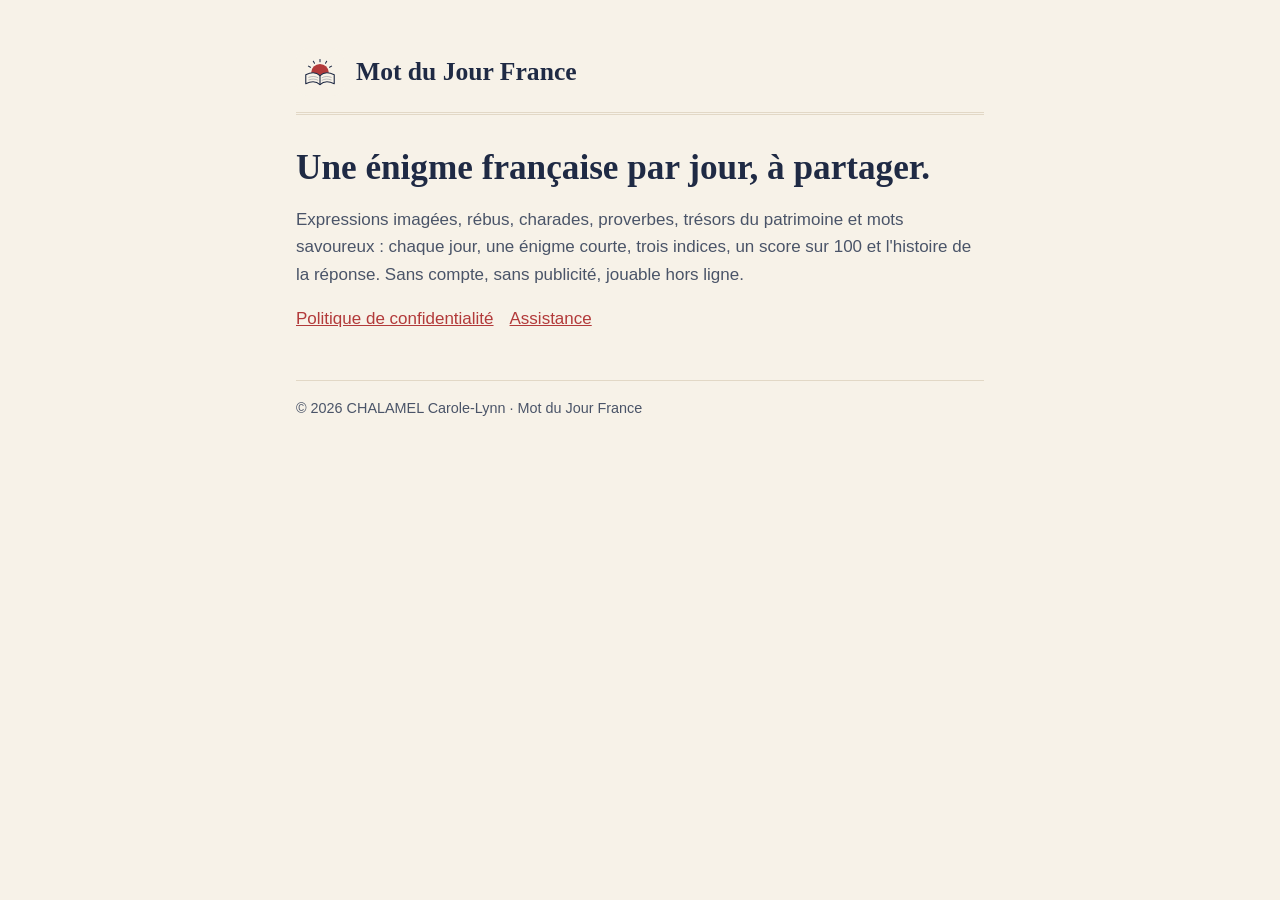
<file: index.html>
<!doctype html>
<html lang="fr">
  <head>
    <meta charset="utf-8" />
    <meta name="viewport" content="width=device-width, initial-scale=1" />
    <title>Mot du Jour France</title>
    <meta name="description" content="Une énigme française par jour, à partager." />
    <link rel="icon" href="icon.svg" type="image/svg+xml" />
    <link rel="stylesheet" href="styles.css" />
  </head>
  <body>
    <main>
      <header>
        <a class="brand" href="./"><img src="icon.svg" alt="" />Mot du Jour France</a>
      </header>
      <h1>Une énigme française par jour, à partager.</h1>
      <p>
        Expressions imagées, rébus, charades, proverbes, trésors du patrimoine et mots savoureux :
        chaque jour, une énigme courte, trois indices, un score sur 100 et l'histoire de la réponse.
        Sans compte, sans publicité, jouable hors ligne.
      </p>
      <nav aria-label="Informations">
        <ul>
          <li><a href="confidentialite.html">Politique de confidentialité</a></li>
          <li><a href="support.html">Assistance</a></li>
        </ul>
      </nav>
      <footer>© 2026 CHALAMEL Carole-Lynn · Mot du Jour France</footer>
    </main>
  </body>
</html>
</file>
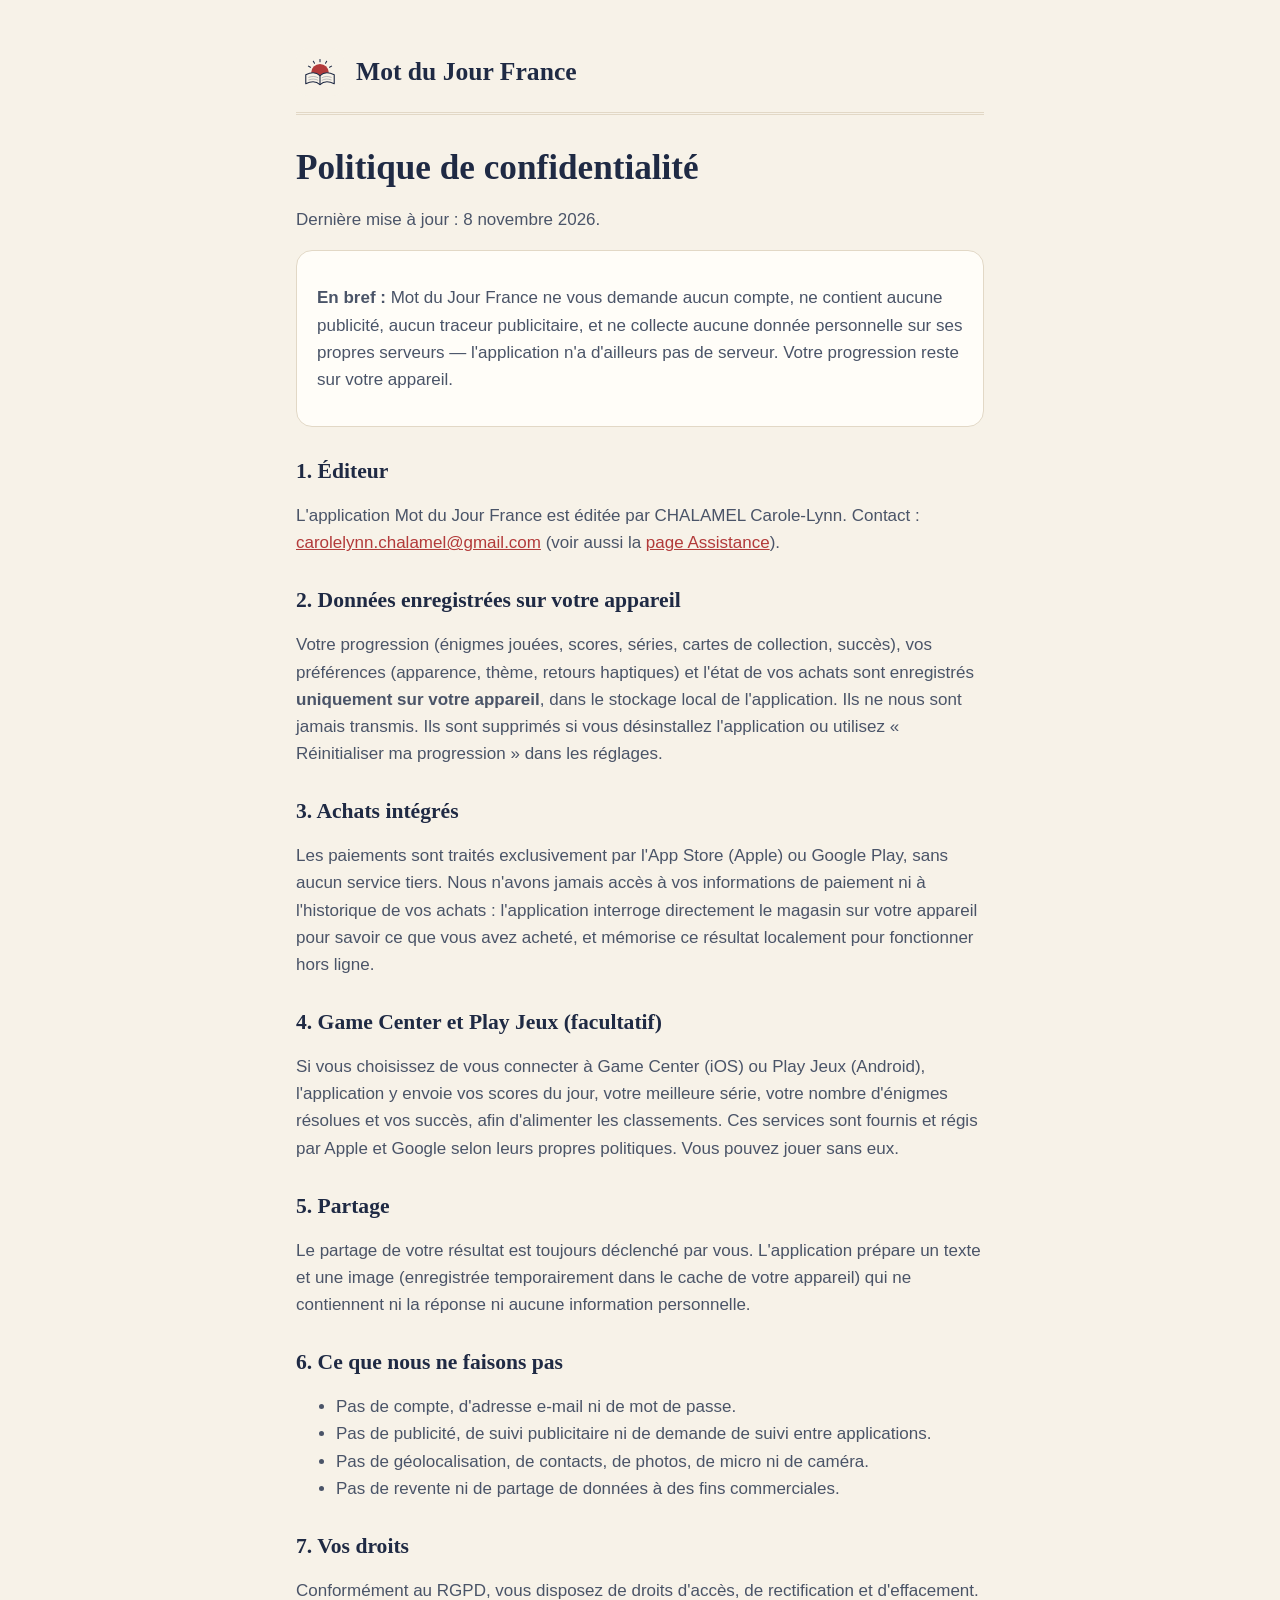
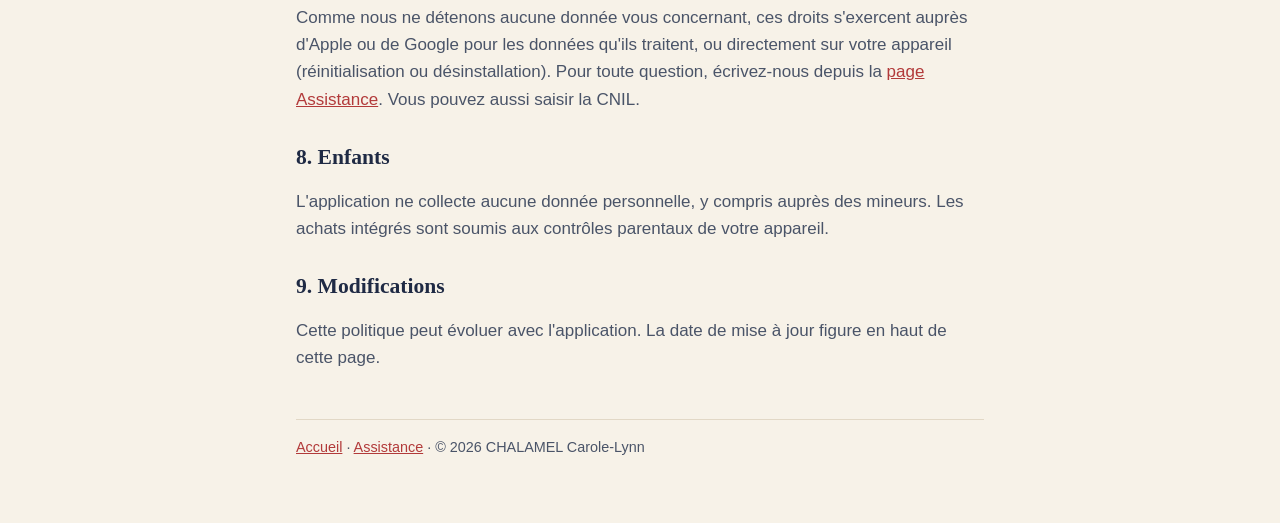
<file: confidentialite.html>
<!doctype html>
<html lang="fr">
  <head>
    <meta charset="utf-8" />
    <meta name="viewport" content="width=device-width, initial-scale=1" />
    <title>Politique de confidentialité — Mot du Jour France</title>
    <link rel="icon" href="icon.svg" type="image/svg+xml" />
    <link rel="stylesheet" href="styles.css" />
  </head>
  <body>
    <main>
      <header>
        <a class="brand" href="./"><img src="icon.svg" alt="" />Mot du Jour France</a>
      </header>

      <h1>Politique de confidentialité</h1>
      <p>Dernière mise à jour : 8 novembre 2026.</p>

      <div class="card">
        <p>
          <strong>En bref :</strong> Mot du Jour France ne vous demande aucun compte, ne contient
          aucune publicité, aucun traceur publicitaire, et ne collecte aucune donnée personnelle
          sur ses propres serveurs — l'application n'a d'ailleurs pas de serveur. Votre progression
          reste sur votre appareil.
        </p>
      </div>

      <h2>1. Éditeur</h2>
      <p>
        L'application Mot du Jour France est éditée par CHALAMEL Carole-Lynn.
        Contact : <a href="mailto:carolelynn.chalamel@gmail.com">carolelynn.chalamel@gmail.com</a> (voir aussi la <a href="support.html">page Assistance</a>).
      </p>

      <h2>2. Données enregistrées sur votre appareil</h2>
      <p>
        Votre progression (énigmes jouées, scores, séries, cartes de collection, succès), vos
        préférences (apparence, thème, retours haptiques) et l'état de vos achats sont enregistrés
        <strong>uniquement sur votre appareil</strong>, dans le stockage local de l'application.
        Ils ne nous sont jamais transmis. Ils sont supprimés si vous désinstallez l'application ou
        utilisez « Réinitialiser ma progression » dans les réglages.
      </p>

      <h2>3. Achats intégrés</h2>
      <p>
        Les paiements sont traités exclusivement par l'App Store (Apple) ou Google Play, sans
        aucun service tiers. Nous n'avons jamais accès à vos informations de paiement ni à
        l'historique de vos achats : l'application interroge directement le magasin sur votre
        appareil pour savoir ce que vous avez acheté, et mémorise ce résultat localement pour
        fonctionner hors ligne.
      </p>

      <h2>4. Game Center et Play Jeux (facultatif)</h2>
      <p>
        Si vous choisissez de vous connecter à Game Center (iOS) ou Play Jeux (Android),
        l'application y envoie vos scores du jour, votre meilleure série, votre nombre d'énigmes
        résolues et vos succès, afin d'alimenter les classements. Ces services sont fournis et
        régis par Apple et Google selon leurs propres politiques. Vous pouvez jouer sans eux.
      </p>

      <h2>5. Partage</h2>
      <p>
        Le partage de votre résultat est toujours déclenché par vous. L'application prépare un
        texte et une image (enregistrée temporairement dans le cache de votre appareil) qui ne
        contiennent ni la réponse ni aucune information personnelle.
      </p>

      <h2>6. Ce que nous ne faisons pas</h2>
      <ul>
        <li>Pas de compte, d'adresse e-mail ni de mot de passe.</li>
        <li>Pas de publicité, de suivi publicitaire ni de demande de suivi entre applications.</li>
        <li>Pas de géolocalisation, de contacts, de photos, de micro ni de caméra.</li>
        <li>Pas de revente ni de partage de données à des fins commerciales.</li>
      </ul>

      <h2>7. Vos droits</h2>
      <p>
        Conformément au RGPD, vous disposez de droits d'accès, de rectification et d'effacement.
        Comme nous ne détenons aucune donnée vous concernant, ces droits s'exercent auprès
        d'Apple ou de Google pour les données qu'ils traitent, ou directement sur
        votre appareil (réinitialisation ou désinstallation). Pour toute question, écrivez-nous
        depuis la <a href="support.html">page Assistance</a>. Vous pouvez aussi saisir la CNIL.
      </p>

      <h2>8. Enfants</h2>
      <p>
        L'application ne collecte aucune donnée personnelle, y compris auprès des mineurs.
        Les achats intégrés sont soumis aux contrôles parentaux de votre appareil.
      </p>

      <h2>9. Modifications</h2>
      <p>
        Cette politique peut évoluer avec l'application. La date de mise à jour figure en haut
        de cette page.
      </p>

      <footer><a href="./">Accueil</a> · <a href="support.html">Assistance</a> · © 2026 CHALAMEL Carole-Lynn</footer>
    </main>
  </body>
</html>
</file>
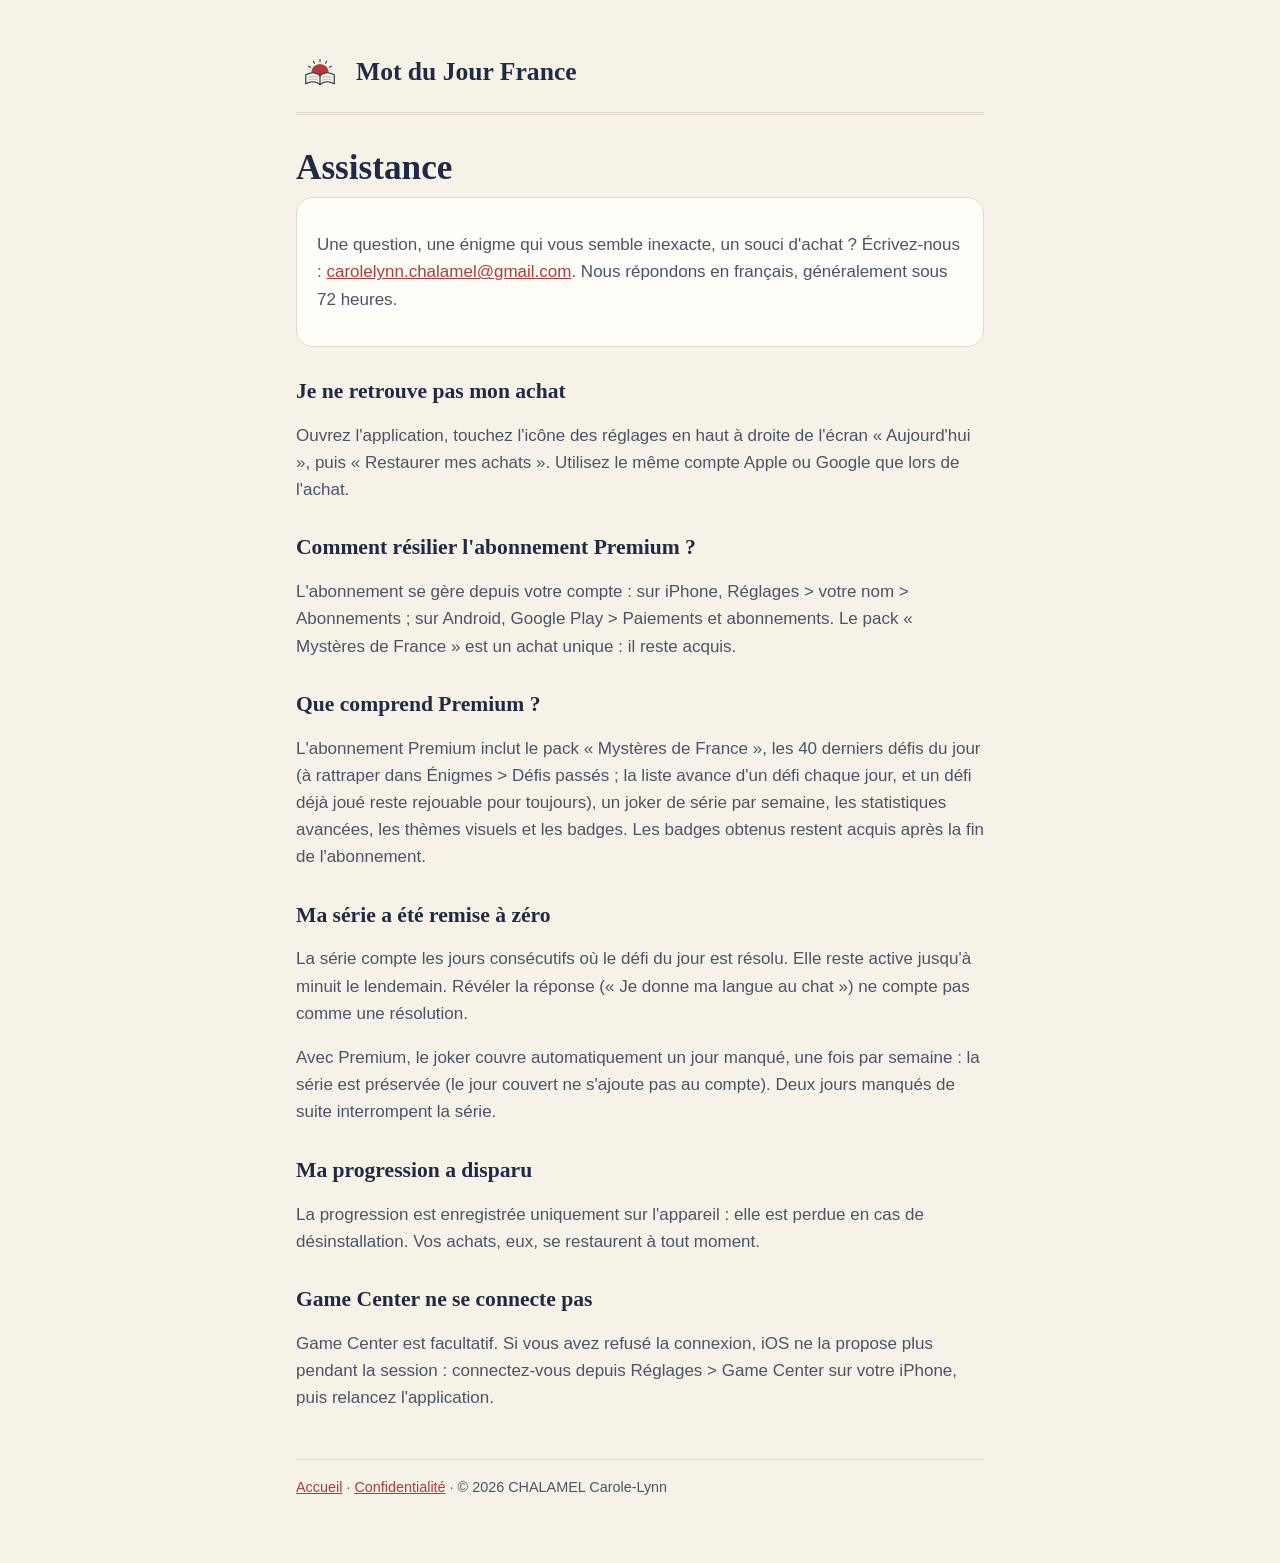
<file: support.html>
<!doctype html>
<html lang="fr">
  <head>
    <meta charset="utf-8" />
    <meta name="viewport" content="width=device-width, initial-scale=1" />
    <title>Assistance — Mot du Jour France</title>
    <link rel="icon" href="icon.svg" type="image/svg+xml" />
    <link rel="stylesheet" href="styles.css" />
  </head>
  <body>
    <main>
      <header>
        <a class="brand" href="./"><img src="icon.svg" alt="" />Mot du Jour France</a>
      </header>

      <h1>Assistance</h1>

      <div class="card">
        <p>
          Une question, une énigme qui vous semble inexacte, un souci d'achat ?
          Écrivez-nous : <a href="mailto:carolelynn.chalamel@gmail.com">carolelynn.chalamel@gmail.com</a>.
          Nous répondons en français, généralement sous 72 heures.
        </p>
      </div>

      <h2>Je ne retrouve pas mon achat</h2>
      <p>
        Ouvrez l'application, touchez l'icône des réglages en haut à droite de l'écran
        « Aujourd'hui », puis « Restaurer mes achats ». Utilisez le même compte Apple ou Google
        que lors de l'achat.
      </p>

      <h2>Comment résilier l'abonnement Premium ?</h2>
      <p>
        L'abonnement se gère depuis votre compte : sur iPhone, Réglages &gt; votre nom &gt;
        Abonnements ; sur Android, Google Play &gt; Paiements et abonnements. Le pack
        « Mystères de France » est un achat unique : il reste acquis.
      </p>

      <h2>Que comprend Premium ?</h2>
      <p>
        L'abonnement Premium inclut le pack « Mystères de France », les 40 derniers défis du jour
        (à rattraper dans Énigmes &gt; Défis passés ; la liste avance d'un défi chaque jour, et un
        défi déjà joué reste rejouable pour toujours), un joker de série par semaine, les statistiques
        avancées, les thèmes visuels et les badges. Les badges obtenus restent acquis après la fin
        de l'abonnement.
      </p>

      <h2>Ma série a été remise à zéro</h2>
      <p>
        La série compte les jours consécutifs où le défi du jour est résolu. Elle reste active
        jusqu'à minuit le lendemain. Révéler la réponse (« Je donne ma langue au chat ») ne
        compte pas comme une résolution.
      </p>
      <p>
        Avec Premium, le joker couvre automatiquement un jour manqué, une fois par semaine : la
        série est préservée (le jour couvert ne s'ajoute pas au compte). Deux jours manqués de
        suite interrompent la série.
      </p>

      <h2>Ma progression a disparu</h2>
      <p>
        La progression est enregistrée uniquement sur l'appareil : elle est perdue en cas de
        désinstallation. Vos achats, eux, se restaurent à tout moment.
      </p>

      <h2>Game Center ne se connecte pas</h2>
      <p>
        Game Center est facultatif. Si vous avez refusé la connexion, iOS ne la propose plus
        pendant la session : connectez-vous depuis Réglages &gt; Game Center sur votre iPhone,
        puis relancez l'application.
      </p>

      <footer><a href="./">Accueil</a> · <a href="confidentialite.html">Confidentialité</a> · © 2026 CHALAMEL Carole-Lynn</footer>
    </main>
  </body>
</html>
</file>
<file: styles.css>
:root {
  --paper: #f7f2e8;
  --surface: #fffdf8;
  --ink: #1f2a44;
  --ink-2: #4a5468;
  --line: #e2d8c6;
  --accent: #b23a3a;
  --serif: 'Iowan Old Style', 'Palatino', Georgia, serif;
  --sans: -apple-system, BlinkMacSystemFont, 'Segoe UI', Roboto, 'Helvetica Neue', Arial, sans-serif;
  color-scheme: light dark;
}

@media (prefers-color-scheme: dark) {
  :root {
    --paper: #12161f;
    --surface: #1a202c;
    --ink: #efe9dc;
    --ink-2: #c9c2b4;
    --line: #2b3343;
    --accent: #e07a6e;
  }
}

* {
  box-sizing: border-box;
}

body {
  margin: 0;
  background: var(--paper);
  color: var(--ink);
  font: 17px/1.6 var(--sans);
}

main {
  max-width: 720px;
  margin: 0 auto;
  padding: 48px 16px 64px;
}

header {
  border-bottom: 3px double var(--line);
  margin-bottom: 32px;
  padding-bottom: 16px;
}

.brand {
  display: flex;
  align-items: center;
  gap: 12px;
  color: var(--ink);
  text-decoration: none;
  font-family: var(--serif);
  font-size: 1.6rem;
  font-weight: 600;
}

.brand img {
  width: 48px;
  height: 48px;
  border-radius: 12px;
}

h1,
h2 {
  font-family: var(--serif);
  line-height: 1.2;
}

h1 {
  font-size: 2.2rem;
  margin: 0 0 8px;
}

h2 {
  font-size: 1.35rem;
  margin: 32px 0 8px;
}

p,
li {
  color: var(--ink-2);
}

a {
  color: var(--accent);
}

.card {
  background: var(--surface);
  border: 1px solid var(--line);
  border-radius: 16px;
  padding: 16px 20px;
}

nav ul {
  display: flex;
  flex-wrap: wrap;
  gap: 16px;
  padding: 0;
  list-style: none;
}

footer {
  margin-top: 48px;
  padding-top: 16px;
  border-top: 1px solid var(--line);
  font-size: 0.9rem;
  color: var(--ink-2);
}
</file>
